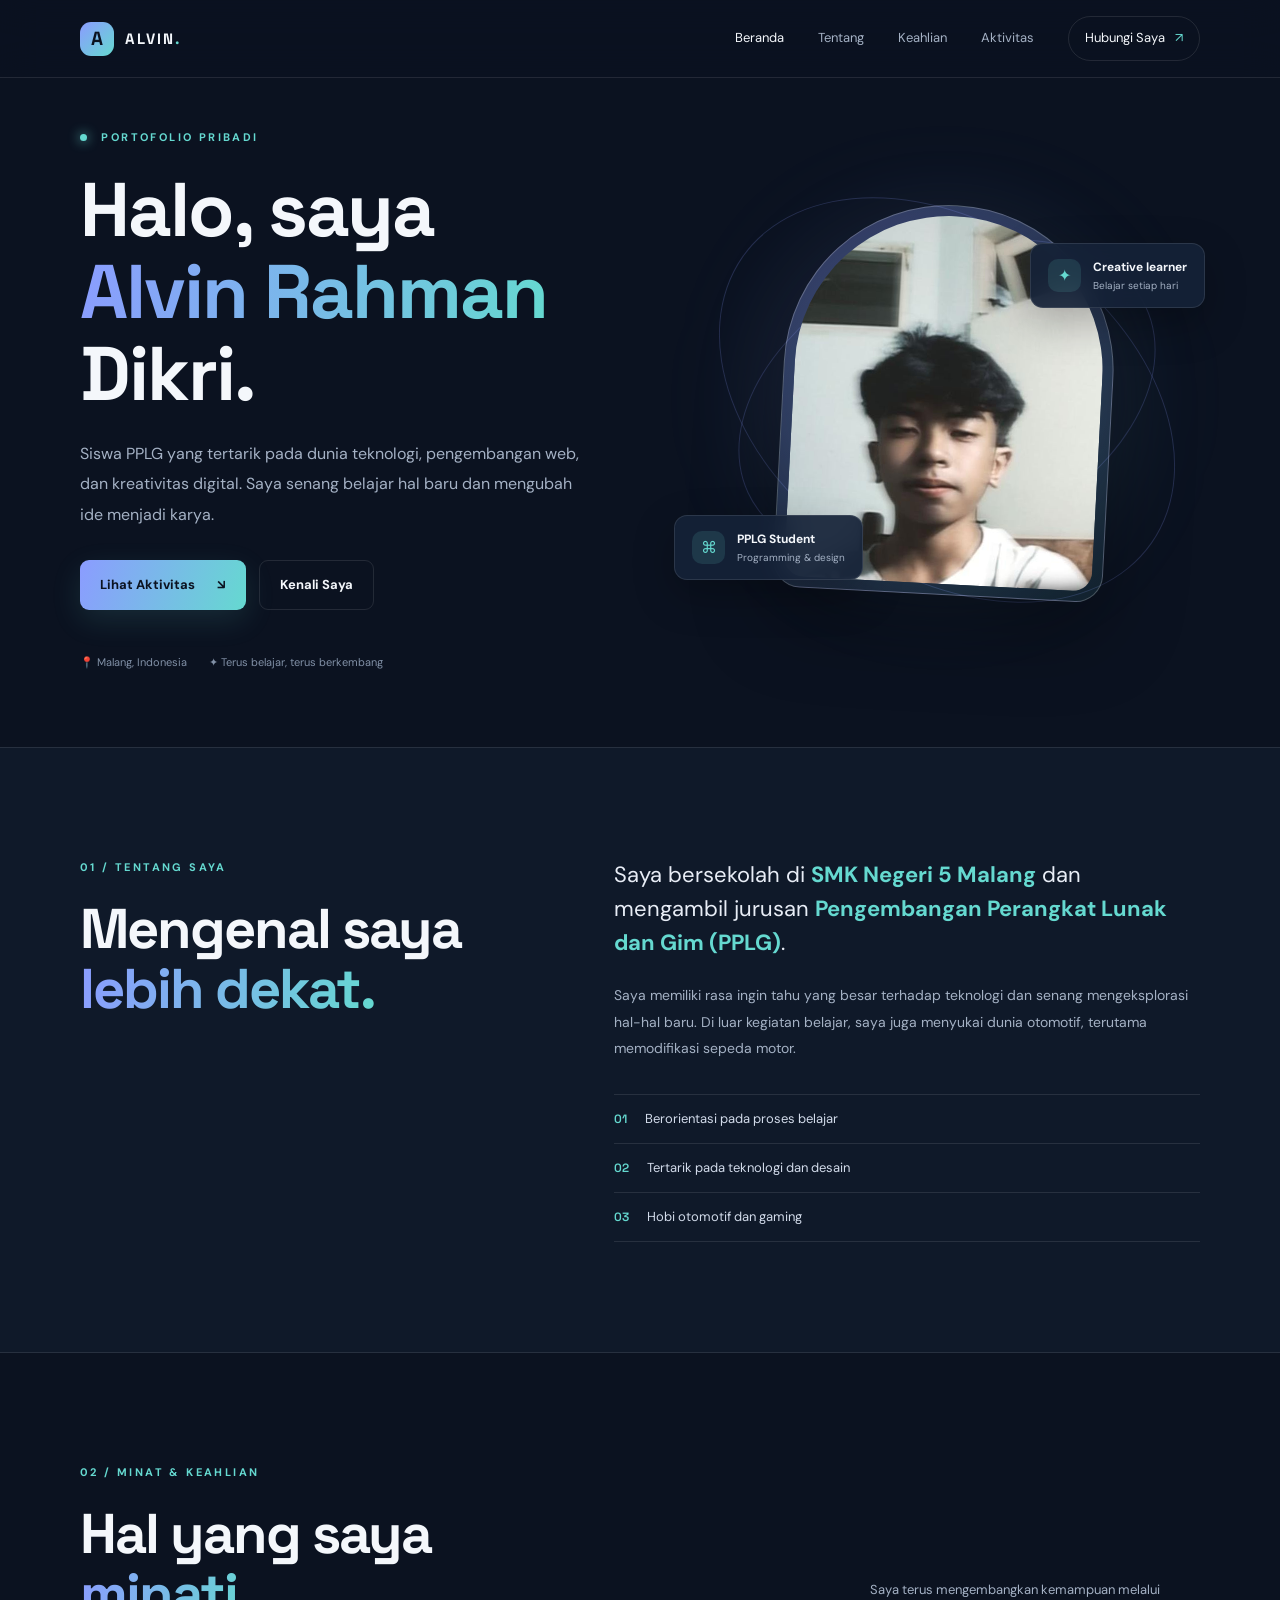
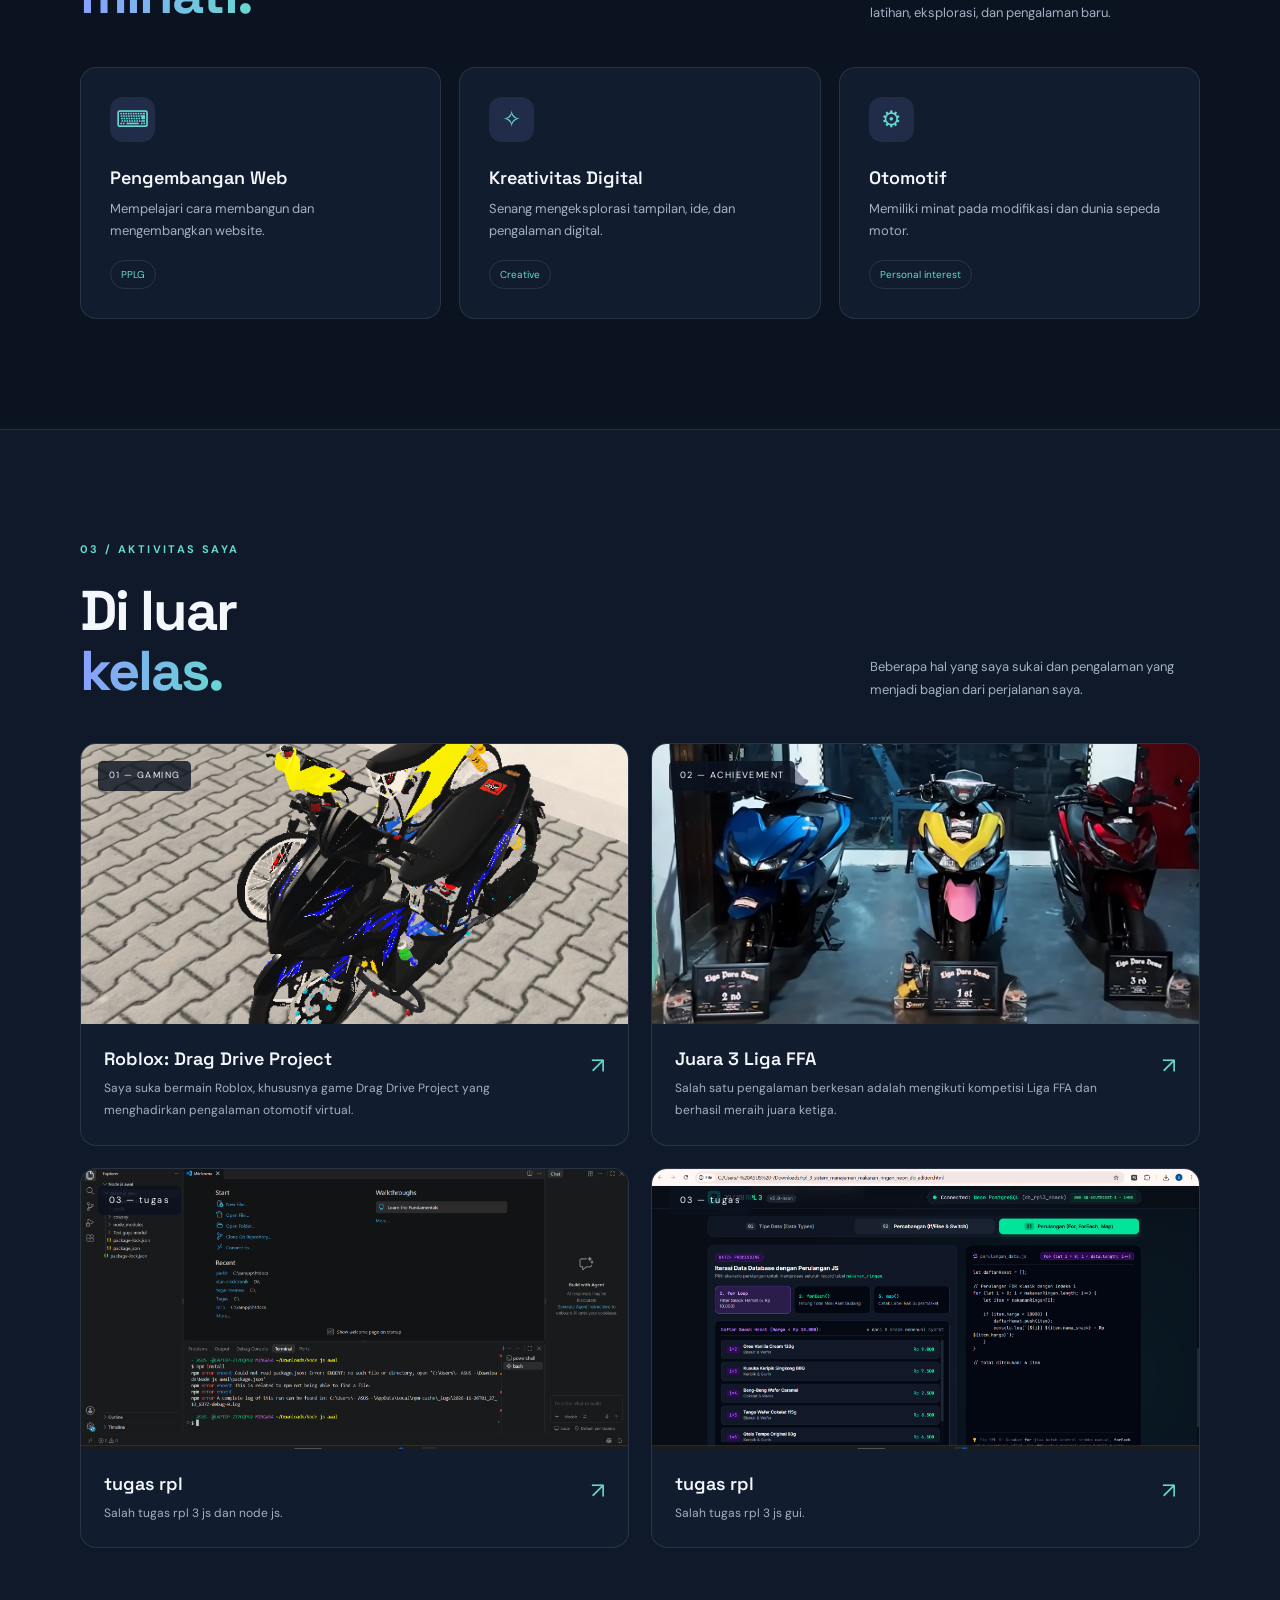
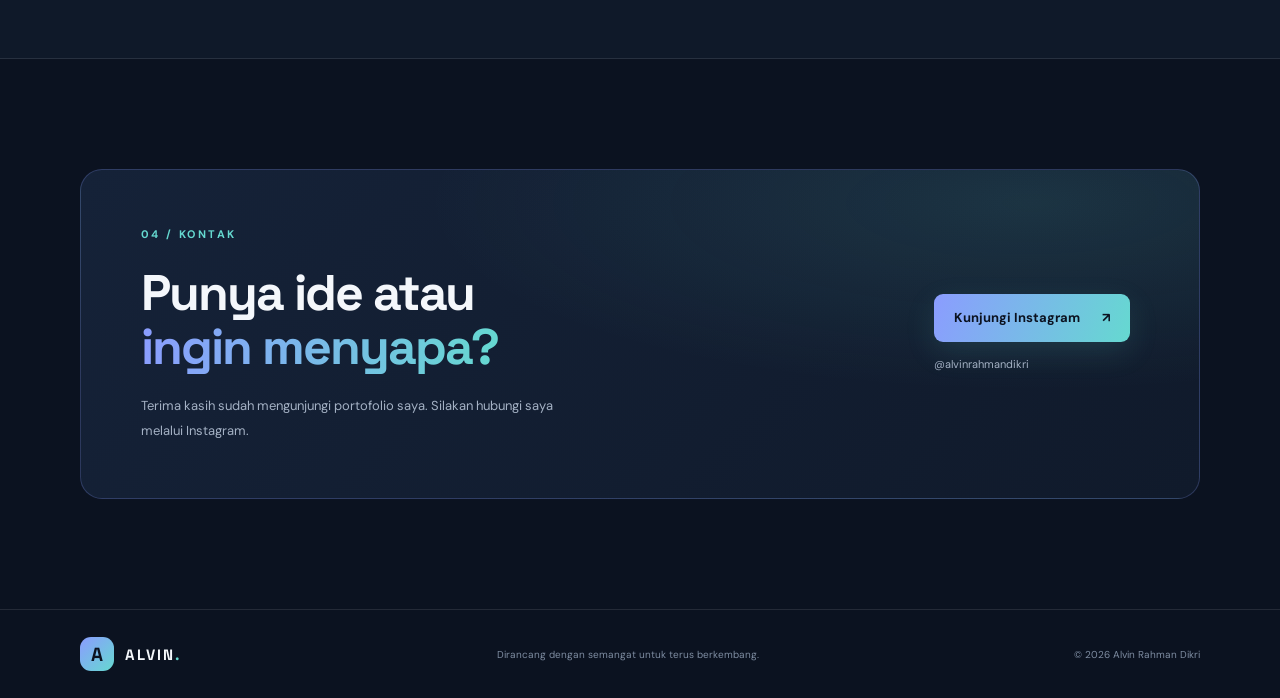
<file: index.html>
<!doctype html>
<html lang="id">
<head>
  <meta charset="utf-8">
  <meta name="viewport" content="width=device-width, initial-scale=1">
  <meta name="theme-color" content="#0b1220">
  <meta name="description" content="Portofolio Alvin Rahman Dikri — siswa PPLG yang tertarik pada teknologi, web, dan dunia otomotif.">
  <title>Alvin Rahman Dikri — Portfolio</title>
  <link rel="preconnect" href="https://fonts.googleapis.com">
  <link rel="preconnect" href="https://fonts.gstatic.com" crossorigin>
  <link href="https://fonts.googleapis.com/css2?family=DM+Sans:wght@400;500;600;700&family=Space+Grotesk:wght@500;600;700&display=swap" rel="stylesheet">
  <link rel="stylesheet" href="style.css">
</head>
<body>
  <header class="site-header">
    <nav class="nav wrap" aria-label="Navigasi utama">
      <a class="brand" href="#home"><span class="brand-mark">A</span><span>ALVIN<span class="brand-dot">.</span></span></a>
      <button class="menu-toggle" aria-label="Buka menu" aria-expanded="false"><span></span><span></span><span></span></button>
      <div class="nav-links">
        <a class="active" href="#home">Beranda</a><a href="#about">Tentang</a><a href="#skills">Keahlian</a><a href="#projects">Aktivitas</a><a class="nav-contact" href="#contact">Hubungi Saya <span>↗</span></a>
      </div>
    </nav>
  </header>

  <main>
    <section class="hero wrap" id="home">
      <div class="hero-copy">
        <p class="eyebrow"><span class="status-dot"></span> PORTOFOLIO PRIBADI</p>
        <h1>Halo, saya<br><span>Alvin Rahman</span><br>Dikri.</h1>
        <p class="hero-desc">Siswa PPLG yang tertarik pada dunia teknologi, pengembangan web, dan kreativitas digital. Saya senang belajar hal baru dan mengubah ide menjadi karya.</p>
        <div class="hero-actions"><a class="btn btn-primary" href="#projects">Lihat Aktivitas <span>↘</span></a><a class="btn btn-ghost" href="#about">Kenali Saya</a></div>
        <div class="hero-meta"><span>📍 Malang, Indonesia</span><span>✦ Terus belajar, terus berkembang</span></div>
      </div>
      <div class="hero-visual">
        <div class="visual-glow"></div>
        <div class="photo-frame"><img src="img/img.jpg" alt="Foto Alvin Rahman Dikri"></div>
        <div class="float-card card-top"><span class="float-icon">✦</span><div><b>Creative learner</b><small>Belajar setiap hari</small></div></div>
        <div class="float-card card-bottom"><span class="float-icon">⌘</span><div><b>PPLG Student</b><small>Programming &amp; design</small></div></div>
        <span class="orbit orbit-one"></span><span class="orbit orbit-two"></span>
      </div>
    </section>

    <section class="about section" id="about">
      <div class="wrap about-grid">
        <div><p class="eyebrow">01 / TENTANG SAYA</p><h2>Mengenal saya<br><span>lebih dekat.</span></h2></div>
        <div class="about-content">
          <p class="large-copy">Saya bersekolah di <strong>SMK Negeri 5 Malang</strong> dan mengambil jurusan <strong>Pengembangan Perangkat Lunak dan Gim (PPLG)</strong>.</p>
          <p>Saya memiliki rasa ingin tahu yang besar terhadap teknologi dan senang mengeksplorasi hal-hal baru. Di luar kegiatan belajar, saya juga menyukai dunia otomotif, terutama memodifikasi sepeda motor.</p>
          <div class="facts"><div><span class="fact-number">01</span><span>Berorientasi pada proses belajar</span></div><div><span class="fact-number">02</span><span>Tertarik pada teknologi dan desain</span></div><div><span class="fact-number">03</span><span>Hobi otomotif dan gaming</span></div></div>
        </div>
      </div>
    </section>

    <section class="skills section" id="skills">
      <div class="wrap">
        <p class="eyebrow">02 / MINAT &amp; KEAHLIAN</p>
        <div class="section-heading"><h2>Hal yang saya<br><span>minati.</span></h2><p>Saya terus mengembangkan kemampuan melalui latihan, eksplorasi, dan pengalaman baru.</p></div>
        <div class="skill-grid">
          <article class="skill-card"><span class="skill-icon">⌨</span><h3>Pengembangan Web</h3><p>Mempelajari cara membangun dan mengembangkan website.</p><span class="tag">PPLG</span></article>
          <article class="skill-card"><span class="skill-icon">✧</span><h3>Kreativitas Digital</h3><p>Senang mengeksplorasi tampilan, ide, dan pengalaman digital.</p><span class="tag">Creative</span></article>
          <article class="skill-card"><span class="skill-icon">⚙</span><h3>Otomotif</h3><p>Memiliki minat pada modifikasi dan dunia sepeda motor.</p><span class="tag">Personal interest</span></article>
        </div>
      </div>
    </section>

    <section class="projects section" id="projects">
      <div class="wrap">
        <p class="eyebrow">03 / AKTIVITAS SAYA</p>
        <div class="section-heading"><h2>Di luar<br><span>kelas.</span></h2><p>Beberapa hal yang saya sukai dan pengalaman yang menjadi bagian dari perjalanan saya.</p></div>
        <div class="project-grid">
          <article class="project-card"><div class="project-image"><img src="img/1.jpg" alt="Tangkapan aktivitas bermain Roblox Drag Drive Project" loading="lazy"><span class="image-label">01 — GAMING</span></div><div class="project-info"><div><h3>Roblox: Drag Drive Project</h3><p>Saya suka bermain Roblox, khususnya game Drag Drive Project yang menghadirkan pengalaman otomotif virtual.</p></div><span class="arrow">↗</span></div></article>
          <article class="project-card"><div class="project-image"><img src="img/2.jpg" alt="Dokumentasi pencapaian juara tiga liga FFA" loading="lazy"><span class="image-label">02 — ACHIEVEMENT</span></div><div class="project-info"><div><h3>Juara 3 Liga FFA</h3><p>Salah satu pengalaman berkesan adalah mengikuti kompetisi Liga FFA dan berhasil meraih juara ketiga.</p></div><span class="arrow">↗</span></div></article>
          <article class="project-card"><div class="project-image"><img src="img/3.jpg" alt="tugas rpl 3 js dan node js" loading="lazy"><span class="image-label">03 — tugas</span></div><div class="project-info"><div><h3>tugas rpl</h3><p>Salah tugas rpl 3 js dan node js.</p></div><span class="arrow">↗</span></div></article>
          <article class="project-card"><div class="project-image"><img src="img/4.jpg" alt="tugas rpl 3 js gui" loading="lazy"><span class="image-label">03 — tugas</span></div><div class="project-info"><div><h3>tugas rpl</h3><p>Salah tugas rpl 3 js gui.</p></div><span class="arrow">↗</span></div></article>
        </div>
        </div>
      </div>
    </section>

    <section class="contact section" id="contact">
      <div class="wrap contact-panel">
        <div><p class="eyebrow">04 / KONTAK</p><h2>Punya ide atau<br><span>ingin menyapa?</span></h2><p class="contact-desc">Terima kasih sudah mengunjungi portofolio saya. Silakan hubungi saya melalui Instagram.</p></div>
        <div class="contact-side"><a class="btn btn-primary" href="https://www.instagram.com/alvinrahmandikri/" target="_blank" rel="noopener noreferrer">Kunjungi Instagram <span>↗</span></a><p class="handle">@alvinrahmandikri</p></div>
      </div>
    </section>
  </main>
  <footer class="footer"><div class="wrap footer-inner"><a class="brand" href="#home"><span class="brand-mark">A</span><span>ALVIN<span class="brand-dot">.</span></span></a><p>Dirancang dengan semangat untuk terus berkembang.</p><span>© <span id="year"></span> Alvin Rahman Dikri</span></div></footer>
  <script>
    const toggle = document.querySelector('.menu-toggle');
    const links = document.querySelector('.nav-links');
    toggle.addEventListener('click', () => {
      const opened = toggle.getAttribute('aria-expanded') === 'true';
      toggle.setAttribute('aria-expanded', String(!opened));
      links.classList.toggle('show', !opened);
    });
    links.querySelectorAll('a').forEach(link => link.addEventListener('click', () => {
      links.classList.remove('show'); toggle.setAttribute('aria-expanded', 'false');
    }));
    document.getElementById('year').textContent = new Date().getFullYear();
  </script>
</body>
</html>
</file>
<file: style.css>
:root{--bg:#0b1220;--panel:#111c2e;--panel2:#152238;--text:#f4f7fb;--muted:#a4b1c4;--accent:#8b9cff;--cyan:#65d9d0;--line:rgba(255,255,255,.1);--font:'DM Sans',sans-serif;--display:'Space Grotesk',sans-serif}
*{box-sizing:border-box}html{scroll-behavior:smooth;scroll-padding-top:90px}body{margin:0;background:var(--bg);color:var(--text);font-family:var(--font);line-height:1.7}a{color:inherit;text-decoration:none}.wrap{width:min(1120px,calc(100% - 48px));margin:auto}.site-header{height:78px;position:sticky;top:0;z-index:20;background:rgba(11,18,32,.88);backdrop-filter:blur(18px);border-bottom:1px solid var(--line)}.nav{height:100%;display:flex;align-items:center;justify-content:space-between}.brand{display:flex;align-items:center;gap:11px;font:700 15px var(--display);letter-spacing:2px}.brand-mark{width:34px;height:34px;display:grid;place-items:center;border-radius:11px;background:linear-gradient(135deg,var(--accent),var(--cyan));color:#0b1220;font-size:19px;letter-spacing:0}.brand-dot{color:var(--cyan)}.nav-links{display:flex;align-items:center;gap:34px;font-size:13px;color:var(--muted)}.nav-links a{transition:.2s}.nav-links a:hover,.nav-links .active{color:var(--text)}.nav-links .nav-contact{color:var(--text);padding:10px 16px;border:1px solid var(--line);border-radius:30px}.nav-contact span{color:var(--cyan);margin-left:7px}.menu-toggle{display:none;background:none;border:0;padding:8px}.menu-toggle span{display:block;width:23px;height:2px;background:white;margin:5px}
.hero{min-height:660px;display:grid;grid-template-columns:1.05fr .95fr;align-items:center;gap:55px;padding-top:50px;padding-bottom:75px}.eyebrow{font-size:11px;letter-spacing:2.4px;font-weight:700;color:var(--cyan);margin:0 0 22px}.status-dot{display:inline-block;width:7px;height:7px;background:var(--cyan);border-radius:50%;margin-right:9px;box-shadow:0 0 12px var(--cyan)}h1,h2,h3,p{margin-top:0}h1,h2{font-family:var(--display);letter-spacing:-2px;line-height:1.08}h1{font-size:clamp(48px,6vw,76px);margin-bottom:24px}h1 span,h2 span{background:linear-gradient(100deg,var(--accent),var(--cyan));background-clip:text;-webkit-background-clip:text;color:transparent}.hero-desc{max-width:510px;color:var(--muted);font-size:16px;line-height:1.9}.hero-actions{display:flex;gap:13px;margin-top:30px}.btn{display:inline-flex;align-items:center;gap:22px;padding:13px 20px;border-radius:9px;font-size:13px;font-weight:700;transition:transform .2s,box-shadow .2s}.btn:hover{transform:translateY(-3px)}.btn-primary{background:linear-gradient(110deg,var(--accent),var(--cyan));color:#0b1220;box-shadow:0 10px 30px rgba(101,217,208,.13)}.btn-ghost{border:1px solid var(--line);color:var(--text)}.hero-meta{display:flex;flex-wrap:wrap;gap:22px;margin-top:43px;color:#8190a6;font-size:11px}.hero-visual{height:470px;position:relative;display:grid;place-items:center}.visual-glow{position:absolute;width:330px;height:330px;border-radius:50%;background:linear-gradient(135deg,rgba(139,156,255,.24),rgba(101,217,208,.13));filter:blur(55px)}.photo-frame{width:min(330px,75%);height:390px;position:relative;z-index:1;padding:10px;border:1px solid rgba(255,255,255,.22);border-radius:170px 170px 28px 28px;background:linear-gradient(145deg,rgba(139,156,255,.3),rgba(101,217,208,.08));transform:rotate(3deg);box-shadow:0 30px 80px rgba(0,0,0,.35)}.photo-frame img{width:100%;height:100%;object-fit:cover;border-radius:160px 160px 20px 20px}.float-card{position:absolute;z-index:3;display:flex;align-items:center;gap:12px;padding:13px 17px;background:rgba(21,34,56,.92);border:1px solid var(--line);border-radius:13px;box-shadow:0 15px 40px rgba(0,0,0,.25);backdrop-filter:blur(12px)}.float-card b,.float-card small{display:block}.float-card b{font-size:12px}.float-card small{font-size:10px;color:var(--muted)}.float-icon{width:33px;height:33px;border-radius:10px;background:rgba(101,217,208,.13);color:var(--cyan);display:grid;place-items:center}.card-top{top:78px;right:-5px}.card-bottom{bottom:55px;left:-20px}.orbit{position:absolute;border:1px solid rgba(139,156,255,.2);border-radius:50%;transform:rotate(-25deg)}.orbit-one{width:440px;height:290px}.orbit-two{width:500px;height:350px;transform:rotate(35deg)}
.section{padding:110px 0}.about{background:#0f1929;border-top:1px solid var(--line);border-bottom:1px solid var(--line)}.about-grid{display:grid;grid-template-columns:.85fr 1.15fr;gap:100px}.about h2,.section-heading h2,.contact h2{font-size:clamp(38px,4.5vw,56px);margin:0}.about-content{max-width:600px}.large-copy{font-size:22px;line-height:1.55;color:#e8edf6}.large-copy strong{color:var(--cyan)}.about-content>p:not(.large-copy){color:var(--muted);font-size:14px;line-height:1.9}.facts{margin-top:32px;border-top:1px solid var(--line)}.facts div{display:flex;align-items:center;gap:18px;padding:13px 0;border-bottom:1px solid var(--line);font-size:13px;color:#d2dbea}.fact-number{font:600 12px var(--display);color:var(--cyan)}
.section-heading{display:flex;justify-content:space-between;align-items:end;gap:30px;margin-bottom:42px}.section-heading>p{max-width:330px;color:var(--muted);font-size:13px;line-height:1.8;margin:0}.skill-grid{display:grid;grid-template-columns:repeat(3,1fr);gap:18px}.skill-card{padding:29px;background:var(--panel);border:1px solid var(--line);border-radius:16px;transition:.25s}.skill-card:hover,.project-card:hover{transform:translateY(-5px);border-color:rgba(101,217,208,.4)}.skill-icon{width:45px;height:45px;display:grid;place-items:center;background:rgba(139,156,255,.13);border-radius:13px;color:var(--cyan);font-size:23px}.skill-card h3{font:600 18px var(--display);margin:24px 0 9px}.skill-card p{min-height:48px;color:var(--muted);font-size:13px}.tag{display:inline-block;padding:5px 10px;border:1px solid var(--line);border-radius:30px;color:var(--cyan);font-size:10px}
.projects{background:#0f1929;border-top:1px solid var(--line);border-bottom:1px solid var(--line)}.project-grid{display:grid;grid-template-columns:1fr 1fr;gap:22px}.project-card{overflow:hidden;background:var(--panel);border:1px solid var(--line);border-radius:16px;transition:.25s}.project-image{height:280px;position:relative;overflow:hidden;background:#1a2940}.project-image img{width:100%;height:100%;object-fit:cover;transition:transform .5s}.project-card:hover .project-image img{transform:scale(1.04)}.image-label{position:absolute;left:17px;top:17px;padding:7px 11px;border-radius:5px;background:rgba(11,18,32,.8);font-size:9px;letter-spacing:1.4px}.project-info{display:flex;justify-content:space-between;gap:15px;padding:23px}.project-info h3{font:600 18px var(--display);margin-bottom:8px}.project-info p{font-size:12px;color:var(--muted);line-height:1.8;margin:0;max-width:440px}.arrow{font-size:22px;color:var(--cyan)}
.contact-panel{padding:55px 60px;display:flex;justify-content:space-between;align-items:center;gap:40px;border:1px solid rgba(139,156,255,.23);border-radius:22px;background:radial-gradient(ellipse at 85% 10%,rgba(101,217,208,.12),transparent 45%),linear-gradient(135deg,#152238,#101a2b)}.contact h2{font-size:clamp(36px,4vw,50px)}.contact-desc{max-width:440px;color:var(--muted);font-size:13px;margin:20px 0 0;line-height:1.9}.contact-side{min-width:205px}.handle{font-size:11px;color:var(--muted);margin:13px 0 0}.footer{padding:27px 0;border-top:1px solid var(--line)}.footer-inner{display:flex;align-items:center;justify-content:space-between;gap:20px}.footer p,.footer-inner>span{margin:0;color:#7f8da2;font-size:10px}
@media(max-width:800px){.nav-links{gap:18px}.hero{gap:20px;min-height:590px}.hero-visual{height:400px}.photo-frame{height:330px}.card-top{right:-10px}.card-bottom{left:-10px}.about-grid{gap:45px}.section{padding:85px 0}}
@media(max-width:640px){.wrap{width:min(100% - 36px,520px)}.site-header{height:68px}.menu-toggle{display:block}.nav-links{display:none;position:absolute;top:68px;left:0;right:0;padding:20px 24px 25px;background:#101a2b;border-bottom:1px solid var(--line);flex-direction:column;align-items:stretch;gap:18px}.nav-links.show{display:flex}.nav-links .nav-contact{text-align:center}.hero{grid-template-columns:1fr;padding-top:65px;padding-bottom:55px;gap:25px}.hero-copy{order:1}.hero-visual{order:0;height:340px}.photo-frame{height:300px;width:245px}.visual-glow{width:240px;height:240px}.orbit-one{width:330px;height:220px}.orbit-two{width:360px;height:250px}.float-card{padding:10px 12px}.card-top{top:32px;right:0}.card-bottom{bottom:15px;left:0}.hero-meta{gap:10px;flex-direction:column;margin-top:28px}.hero-desc{font-size:14px}.section{padding:75px 0}.about-grid{grid-template-columns:1fr;gap:30px}.large-copy{font-size:19px}.section-heading{display:block}.section-heading>p{margin-top:20px}.skill-grid,.project-grid{grid-template-columns:1fr}.skill-card p{min-height:0}.project-image{height:230px}.contact-panel{padding:35px 25px;display:block}.contact-side{margin-top:28px}.footer-inner{flex-wrap:wrap}.footer p{order:3;width:100%}}
@media(prefers-reduced-motion:reduce){html{scroll-behavior:auto}*,*::before,*::after{transition:none!important}}
</file>
